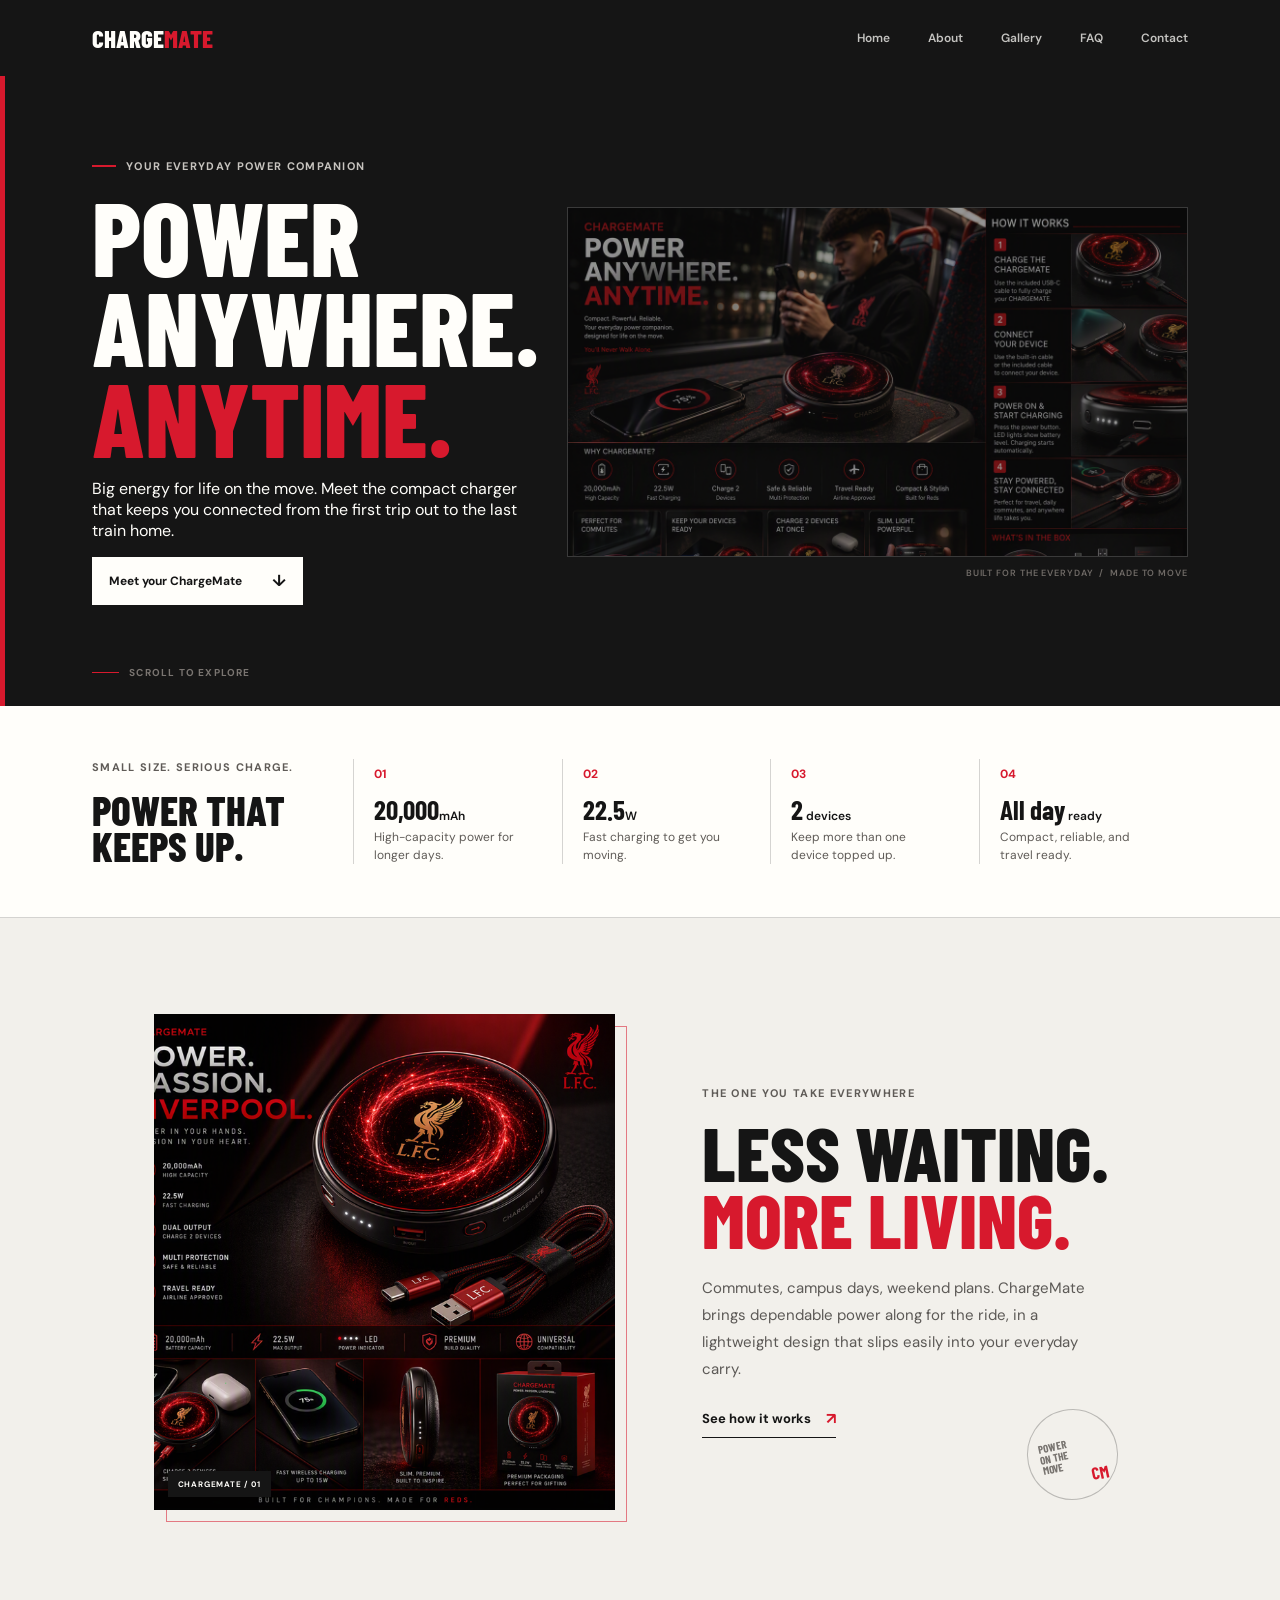
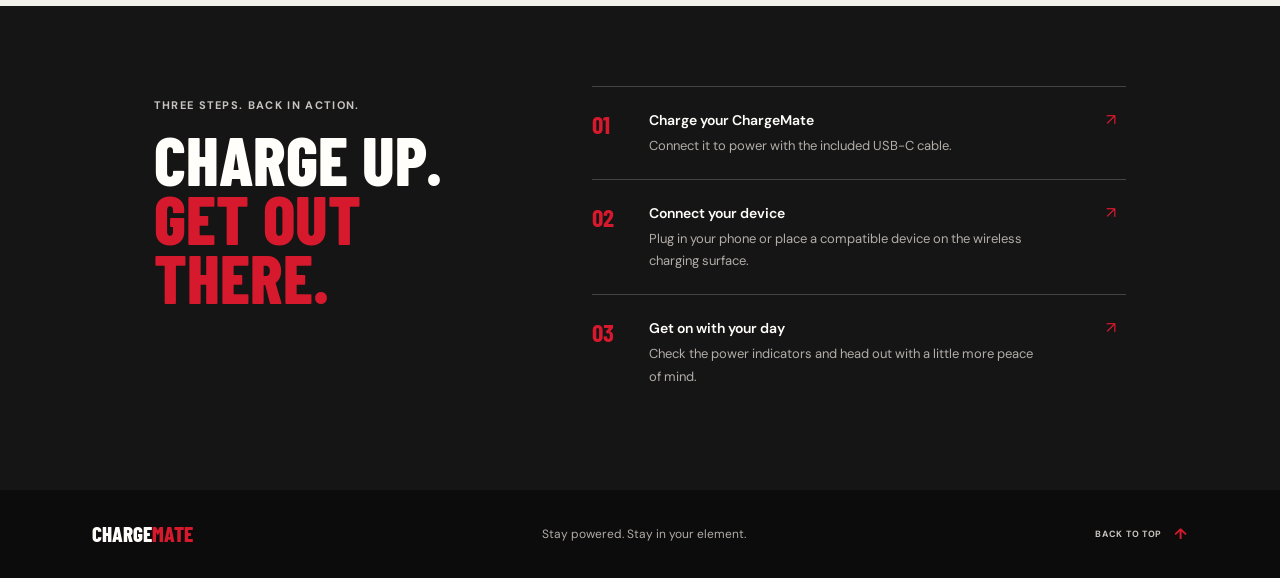
<file: index.html>
<!DOCTYPE html>
<html lang="en">

<head>
    <meta charset="UTF-8">
    <meta name="viewport" content="width=device-width, initial-scale=1.0">
    <meta name="theme-color" content="#111111">
    <meta name="description" content="Meet ChargeMate: a compact, fast-charging power bank made to keep you powered wherever the day takes you.">
    <title>ChargeMate | Power Anywhere</title>
    <link rel="preconnect" href="https://fonts.googleapis.com">
    <link rel="preconnect" href="https://fonts.gstatic.com" crossorigin>
    <link href="https://fonts.googleapis.com/css2?family=Barlow+Condensed:wght@500;600;700;800&family=DM+Sans:wght@400;500;600;700&display=swap" rel="stylesheet">
    <link rel="icon" type="image/x-icon" href="images/logo.ico">
    <link rel="stylesheet" href="styles/styles.css">
</head>

<body>
    <header class="site-header">
        <a class="wordmark" href="#home" aria-label="ChargeMate home">CHARGE<span>MATE</span></a>
        <nav class="main-nav" aria-label="Main navigation">
            <a href="index.html#home" aria-current="page">Home</a>
            <a href="about.html">About</a>
            <a href="gallery.html">Gallery</a>
            <a href="faq.html">FAQ</a>
            <a href="contact.html">Contact</a>
        </nav>
    </header>

    <main>
        <section class="hero" id="home" aria-labelledby="hero-title">
            <div class="hero-copy">
                <p class="eyebrow"><span class="eyebrow-line"></span> Your everyday power companion</p>
                <h1 id="hero-title">POWER<br>ANYWHERE.<br><span>ANYTIME.</span></h1>
                <p class="hero-copy">Big energy for life on the move. Meet the compact charger that keeps you connected from the first trip out to the last train home.</p>
                <a class="button button-light" href="#features">Meet your ChargeMate <span aria-hidden="true">↓</span></a>
            </div>
            <div class="hero-art" aria-label="ChargeMate portable charger product artwork">
                <img src="images/Picture2.png" alt="ChargeMate portable charger featured on a train, with product benefits and charging instructions.">
                <span class="art-caption">BUILT FOR THE EVERYDAY&nbsp; / &nbsp;MADE TO MOVE</span>
            </div>
            <a class="scroll-cue" href="#features" aria-label="Scroll to product features"><span></span> SCROLL TO EXPLORE</a>
        </section>

        <section class="feature-strip" id="features" aria-label="ChargeMate highlights">
            <div class="feature-intro">
                <p class="eyebrow eyebrow-dark">Small size. Serious charge.</p>
                <h2>POWER THAT<br>KEEPS UP.</h2>
            </div>
            <div class="feature-item">
                <span class="feature-number">01</span>
                <h3>20,000<span>mAh</span></h3>
                <p>High-capacity power for longer days.</p>
            </div>
            <div class="feature-item">
                <span class="feature-number">02</span>
                <h3>22.5<span>W</span></h3>
                <p>Fast charging to get you moving.</p>
            </div>
            <div class="feature-item">
                <span class="feature-number">03</span>
                <h3>2<span> devices</span></h3>
                <p>Keep more than one device topped up.</p>
            </div>
            <div class="feature-item">
                <span class="feature-number">04</span>
                <h3>All day<span> ready</span></h3>
                <p>Compact, reliable, and travel ready.</p>
            </div>
        </section>

        <section class="product-story" id="story" aria-labelledby="story-title">
            <div class="story-image">
                <img src="images/Picture1.png" alt="Close-up of the red ChargeMate portable charger, its charging ports, cable, and retail packaging.">
                <span class="image-index">CHARGEMATE / 01</span>
            </div>
            <div class="story-copy">
                <p class="eyebrow eyebrow-dark">The one you take everywhere</p>
                <h2 id="story-title">LESS WAITING.<br><span>MORE LIVING.</span></h2>
                <p>Commutes, campus days, weekend plans. ChargeMate brings dependable power along for the ride, in a lightweight design that slips easily into your everyday carry.</p>
                <a class="text-link" href="#how-it-works">See how it works <span aria-hidden="true">↗</span></a>
                <div class="story-stamp" aria-hidden="true">POWER<br>ON THE<br>MOVE<span>CM</span></div>
            </div>
        </section>

        <section class="how-section" id="how-it-works" aria-labelledby="how-title">
            <div class="how-heading">
                <p class="eyebrow">Three steps. Back in action.</p>
                <h2 id="how-title">CHARGE UP.<br><span>GET OUT THERE.</span></h2>
            </div>
            <ol class="steps-list">
                <li><span class="step-number">01</span><div><h3>Charge your ChargeMate</h3><p>Connect it to power with the included USB-C cable.</p></div><span class="step-arrow" aria-hidden="true">↗</span></li>
                <li><span class="step-number">02</span><div><h3>Connect your device</h3><p>Plug in your phone or place a compatible device on the wireless charging surface.</p></div><span class="step-arrow" aria-hidden="true">↗</span></li>
                <li><span class="step-number">03</span><div><h3>Get on with your day</h3><p>Check the power indicators and head out with a little more peace of mind.</p></div><span class="step-arrow" aria-hidden="true">↗</span></li>
            </ol>
        </section>
    </main>

    <footer class="site-footer">
        <a class="wordmark" href="#home">CHARGE<span>MATE</span></a>
        <p>Stay powered. Stay in your element.</p>
        <a class="back-top" href="#home">BACK TO TOP <span aria-hidden="true">↑</span></a>
    </footer>
</body>

</html>
</file>
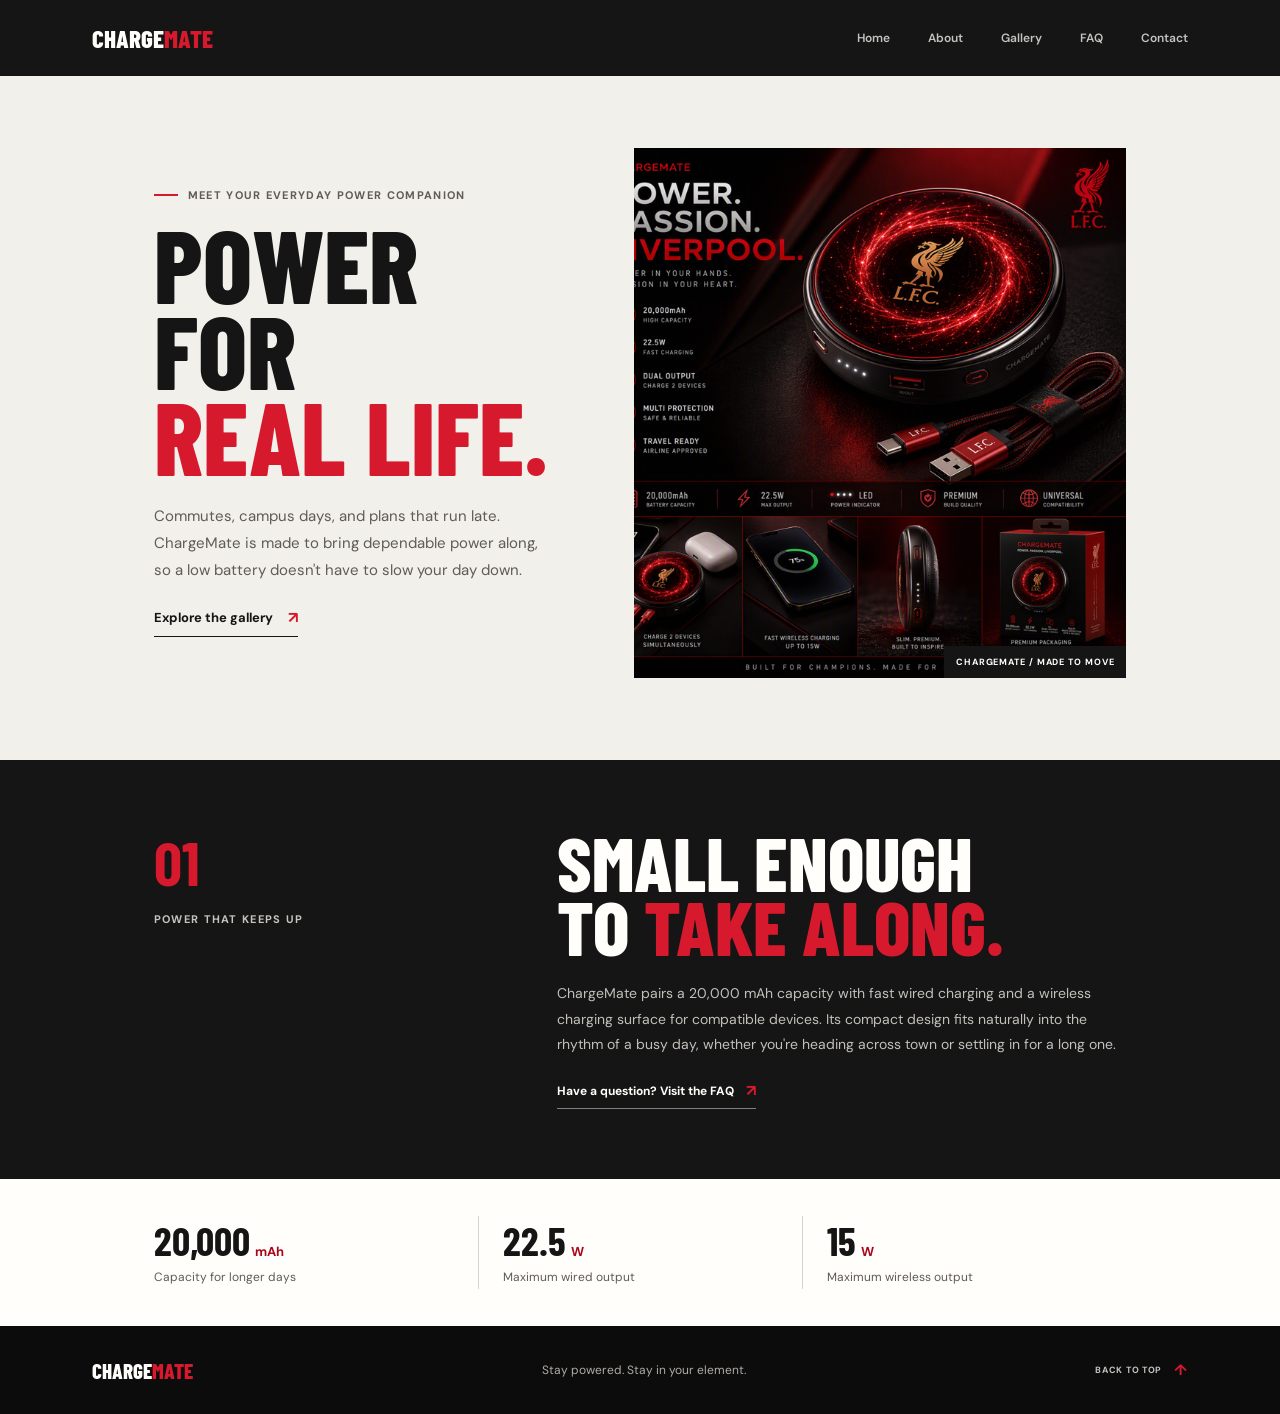
<file: about.html>
<!DOCTYPE html>
<html lang="en">

<head>
	<meta charset="UTF-8">
	<meta name="viewport" content="width=device-width, initial-scale=1.0">
	<meta name="theme-color" content="#111111">
	<meta name="description" content="Meet ChargeMate, a portable power bank designed to keep you charged through commutes, campus days, and weekends on the move.">
	<title>About | ChargeMate</title>
	<link rel="preconnect" href="https://fonts.googleapis.com">
	<link rel="preconnect" href="https://fonts.gstatic.com" crossorigin>
	<link href="https://fonts.googleapis.com/css2?family=Barlow+Condensed:wght@500;600;700;800&family=DM+Sans:wght@400;500;600;700&display=swap" rel="stylesheet">
	<link rel="icon" type="image/x-icon" href="images/logo.ico">
	<link rel="stylesheet" href="styles/styles.css">
</head>

<body id="top">
	<header class="site-header">
		<a class="wordmark" href="index.html#home" aria-label="ChargeMate home">CHARGE<span>MATE</span></a>
		<nav class="main-nav" aria-label="Main navigation">
			<a href="index.html#home">Home</a>
			<a href="about.html" aria-current="page">About</a>
			<a href="gallery.html">Gallery</a>
			<a href="faq.html">FAQ</a>
			<a href="contact.html">Contact</a>
		</nav>
	</header>

	<main class="about-page">
		<section class="about-intro" aria-labelledby="about-title">
			<div class="about-heading">
				<p class="eyebrow eyebrow-dark"><span class="eyebrow-line"></span> Meet your everyday power companion</p>
				<h1 id="about-title">POWER FOR<br><span>REAL LIFE.</span></h1>
				<p class="about-lede">Commutes, campus days, and plans that run late. ChargeMate is made to bring dependable power along, so a low battery doesn't have to slow your day down.</p>
				<a class="text-link" href="gallery.html">Explore the gallery <span aria-hidden="true">↗</span></a>
			</div>
			<figure class="about-image">
				<img src="images/Picture1.png" alt="The red ChargeMate power bank with its charging cable and packaging.">
				<figcaption>CHARGEMATE / MADE TO MOVE</figcaption>
			</figure>
		</section>

		<section class="about-story" aria-labelledby="about-story-title">
			<div class="about-story-label">
				<span class="about-index">01</span>
				<p class="eyebrow">Power that keeps up</p>
			</div>
			<div class="about-story-copy">
				<h2 id="about-story-title">SMALL ENOUGH<br>TO <span>TAKE ALONG.</span></h2>
				<p>ChargeMate pairs a 20,000 mAh capacity with fast wired charging and a wireless charging surface for compatible devices. Its compact design fits naturally into the rhythm of a busy day, whether you're heading across town or settling in for a long one.</p>
				<a class="about-faq-link" href="faq.html">Have a question? Visit the FAQ <span aria-hidden="true">↗</span></a>
			</div>
		</section>

		<section class="about-specs" aria-label="ChargeMate at a glance">
			<div class="about-spec">
				<span class="about-spec-number">20,000<span>mAh</span></span>
				<p>Capacity for longer days</p>
			</div>
			<div class="about-spec">
				<span class="about-spec-number">22.5<span>W</span></span>
				<p>Maximum wired output</p>
			</div>
			<div class="about-spec">
				<span class="about-spec-number">15<span>W</span></span>
				<p>Maximum wireless output</p>
			</div>
		</section>
	</main>

	<footer class="site-footer">
		<a class="wordmark" href="index.html#home">CHARGE<span>MATE</span></a>
		<p>Stay powered. Stay in your element.</p>
		<a class="back-top" href="#top">BACK TO TOP <span aria-hidden="true">↑</span></a>
	</footer>
</body>

</html>
</file>
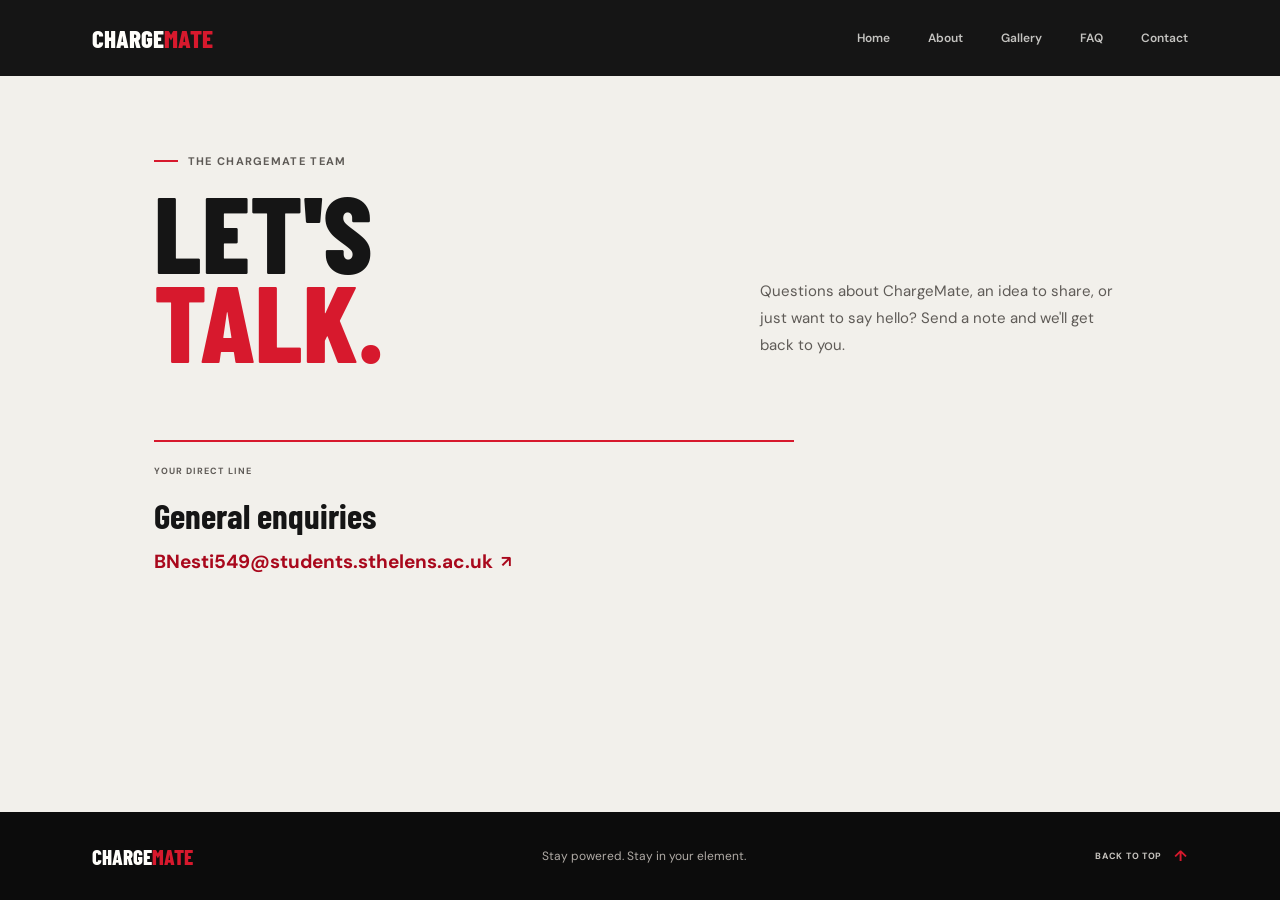
<file: contact.html>
<!DOCTYPE html>
<html lang="en">

<head>
	<meta charset="UTF-8">
	<meta name="viewport" content="width=device-width, initial-scale=1.0">
	<meta name="theme-color" content="#111111">
	<meta name="description" content="Get in touch with ChargeMate for product questions, general enquiries, and partnership ideas.">
	<title>Contact | ChargeMate</title>
	<link rel="preconnect" href="https://fonts.googleapis.com">
	<link rel="preconnect" href="https://fonts.gstatic.com" crossorigin>
	<link href="https://fonts.googleapis.com/css2?family=Barlow+Condensed:wght@500;600;700;800&family=DM+Sans:wght@400;500;600;700&display=swap" rel="stylesheet">
	<link rel="icon" type="image/x-icon" href="images/logo.ico">
	<link rel="stylesheet" href="styles/styles.css">
</head>

<body id="top">
	<header class="site-header">
		<a class="wordmark" href="index.html#home" aria-label="ChargeMate home">CHARGE<span>MATE</span></a>
		<nav class="main-nav" aria-label="Main navigation">
			<a href="index.html#home">Home</a>
			<a href="about.html">About</a>
			<a href="gallery.html">Gallery</a>
			<a href="faq.html">FAQ</a>
			<a href="contact.html" aria-current="page">Contact</a>
		</nav>
	</header>

	<main class="contact-page">
		<section class="contact-intro" aria-labelledby="contact-title">
			<div>
				<p class="eyebrow eyebrow-dark"><span class="eyebrow-line"></span> The ChargeMate team</p>
				<h1 id="contact-title">LET'S<br><span>TALK.</span></h1>
			</div>
			<p class="contact-lede">Questions about ChargeMate, an idea to share, or just want to say hello? Send a note and we'll get back to you.</p>
		</section>

		<section class="contact-details" aria-label="Email contact">
			<div class="contact-primary">
				<p class="contact-label">YOUR DIRECT LINE</p>
				<h2>General enquiries</h2>
				<a class="contact-email" href="mailto:BNesti549@students.sthelens.ac.uk">BNesti549@students.sthelens.ac.uk <span aria-hidden="true">↗</span></a>
			</div>
		</section>
	</main>

	<footer class="site-footer">
		<a class="wordmark" href="index.html#home">CHARGE<span>MATE</span></a>
		<p>Stay powered. Stay in your element.</p>
		<a class="back-top" href="#top">BACK TO TOP <span aria-hidden="true">↑</span></a>
	</footer>
</body>

</html>
</file>
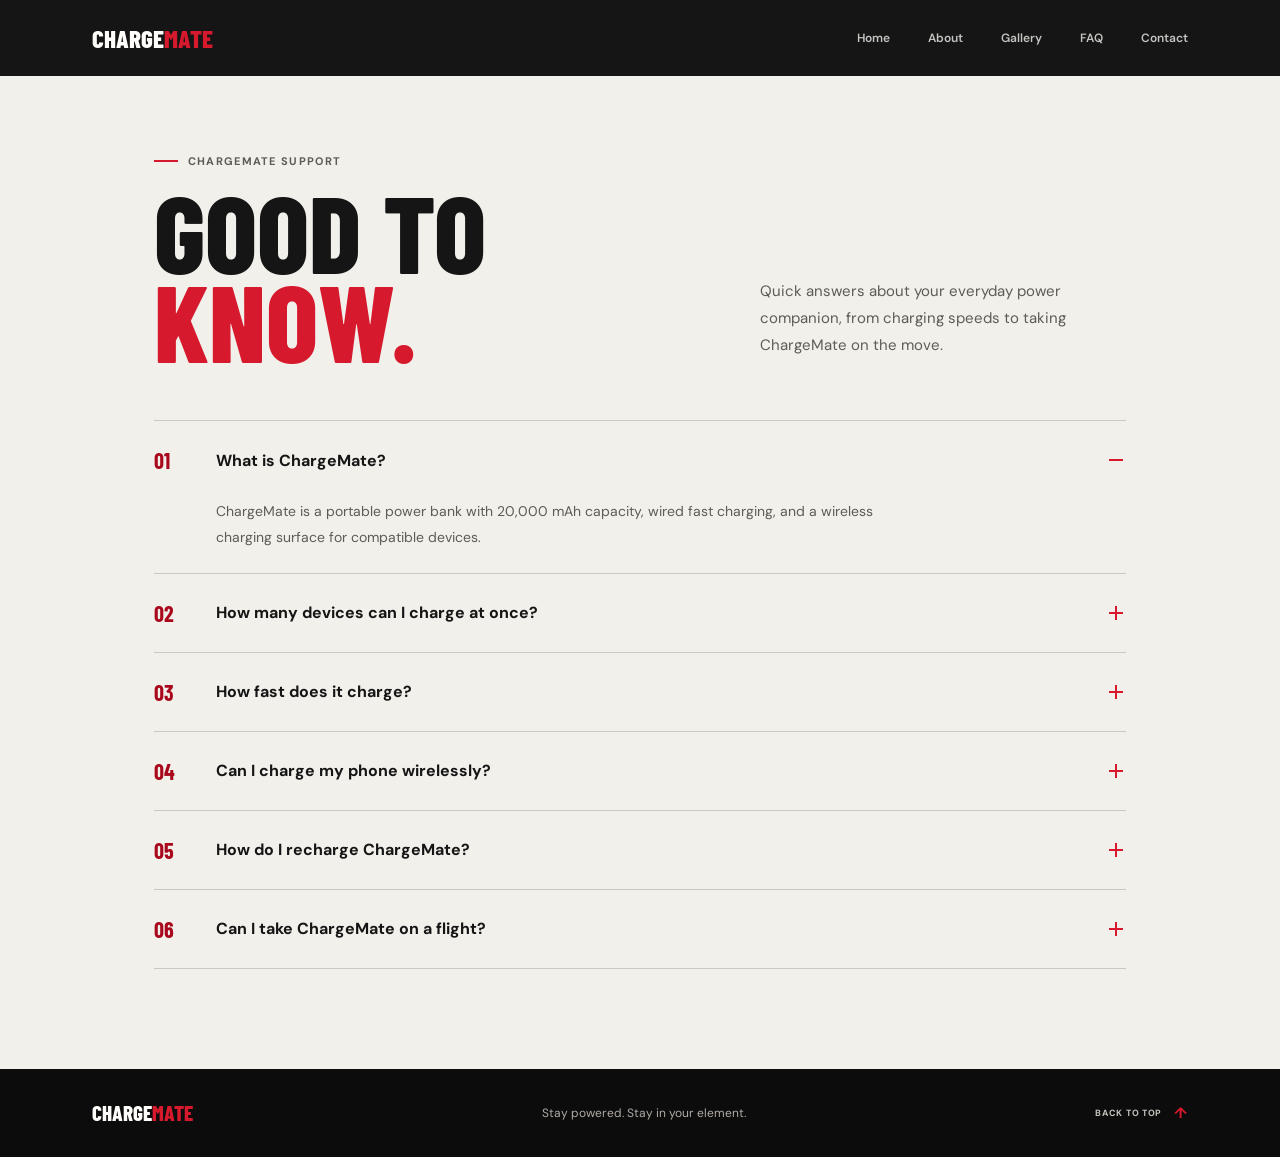
<file: faq.html>
<!DOCTYPE html>
<html lang="en">

<head>
	<meta charset="UTF-8">
	<meta name="viewport" content="width=device-width, initial-scale=1.0">
	<meta name="theme-color" content="#111111">
	<meta name="description" content="Find answers to common questions about ChargeMate capacity, charging, compatibility, and travel.">
	<title>FAQ | ChargeMate</title>
	<link rel="preconnect" href="https://fonts.googleapis.com">
	<link rel="preconnect" href="https://fonts.gstatic.com" crossorigin>
	<link href="https://fonts.googleapis.com/css2?family=Barlow+Condensed:wght@500;600;700;800&family=DM+Sans:wght@400;500;600;700&display=swap" rel="stylesheet">
	<link rel="icon" type="image/x-icon" href="images/logo.ico">
	<link rel="stylesheet" href="styles/styles.css">
</head>

<body id="top">
	<header class="site-header">
		<a class="wordmark" href="index.html#home" aria-label="ChargeMate home">CHARGE<span>MATE</span></a>
		<nav class="main-nav" aria-label="Main navigation">
			<a href="index.html#home">Home</a>
			<a href="about.html">About</a>
			<a href="gallery.html">Gallery</a>
			<a href="faq.html" aria-current="page">FAQ</a>
			<a href="contact.html">Contact</a>
		</nav>
	</header>

	<main class="faq-page">
		<section class="faq-intro" aria-labelledby="faq-title">
			<div>
				<p class="eyebrow eyebrow-dark"><span class="eyebrow-line"></span> ChargeMate support</p>
				<h1 id="faq-title">GOOD TO<br><span>KNOW.</span></h1>
			</div>
			<p class="faq-lede">Quick answers about your everyday power companion, from charging speeds to taking ChargeMate on the move.</p>
		</section>

		<section class="faq-list" aria-label="Frequently asked questions">
			<details class="faq-item" open>
				<summary><span class="faq-number">01</span><span class="faq-question">What is ChargeMate?</span><span class="faq-toggle" aria-hidden="true"></span></summary>
				<div class="faq-answer"><p>ChargeMate is a portable power bank with 20,000 mAh capacity, wired fast charging, and a wireless charging surface for compatible devices.</p></div>
			</details>
			<details class="faq-item">
				<summary><span class="faq-number">02</span><span class="faq-question">How many devices can I charge at once?</span><span class="faq-toggle" aria-hidden="true"></span></summary>
				<div class="faq-answer"><p>Charge up to two devices at the same time using the supported charging outputs. Wireless charging is available for compatible devices.</p></div>
			</details>
			<details class="faq-item">
				<summary><span class="faq-number">03</span><span class="faq-question">How fast does it charge?</span><span class="faq-toggle" aria-hidden="true"></span></summary>
				<div class="faq-answer"><p>ChargeMate supports up to 22.5 W wired output and up to 15 W wireless charging. Actual speed depends on your device, cable, and charging method.</p></div>
			</details>
			<details class="faq-item">
				<summary><span class="faq-number">04</span><span class="faq-question">Can I charge my phone wirelessly?</span><span class="faq-toggle" aria-hidden="true"></span></summary>
				<div class="faq-answer"><p>Yes, if your phone supports wireless charging. Place the compatible device on ChargeMate's wireless charging surface. You can also use a compatible wired connection.</p></div>
			</details>
			<details class="faq-item">
				<summary><span class="faq-number">05</span><span class="faq-question">How do I recharge ChargeMate?</span><span class="faq-toggle" aria-hidden="true"></span></summary>
				<div class="faq-answer"><p>Connect ChargeMate to a suitable power source with the included USB-C cable. The power indicators show the remaining battery level.</p></div>
			</details>
			<details class="faq-item">
				<summary><span class="faq-number">06</span><span class="faq-question">Can I take ChargeMate on a flight?</span><span class="faq-toggle" aria-hidden="true"></span></summary>
				<div class="faq-answer"><p>ChargeMate is designed for life on the move, but airline and airport rules for power banks can vary. Check your carrier's current battery and carry-on requirements before travelling.</p></div>
			</details>
		</section>
	</main>

	<footer class="site-footer">
		<a class="wordmark" href="index.html#home">CHARGE<span>MATE</span></a>
		<p>Stay powered. Stay in your element.</p>
		<a class="back-top" href="#top">BACK TO TOP <span aria-hidden="true">↑</span></a>
	</footer>
</body>

</html>
</file>
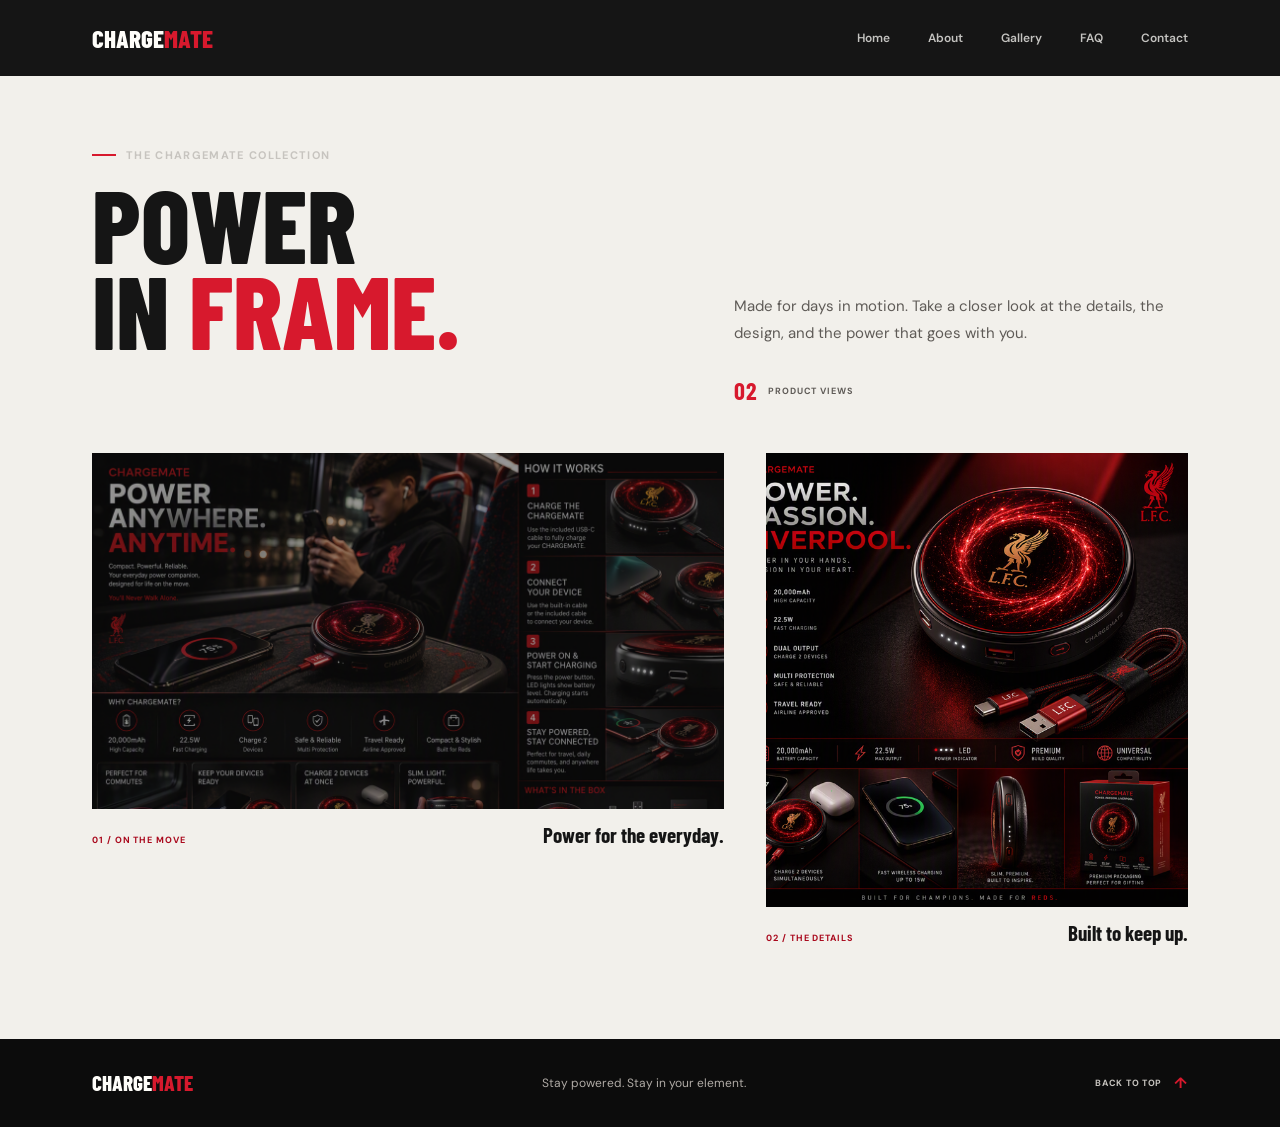
<file: gallery.html>
<!DOCTYPE html>
<html lang="en">

<head>
	<meta charset="UTF-8">
	<meta name="viewport" content="width=device-width, initial-scale=1.0">
	<meta name="theme-color" content="#111111">
	<meta name="description" content="Explore the ChargeMate product gallery, from everyday charging on the move to the details of the charger itself.">
	<title>Gallery | ChargeMate</title>
	<link rel="preconnect" href="https://fonts.googleapis.com">
	<link rel="preconnect" href="https://fonts.gstatic.com" crossorigin>
	<link href="https://fonts.googleapis.com/css2?family=Barlow+Condensed:wght@500;600;700;800&family=DM+Sans:wght@400;500;600;700&display=swap" rel="stylesheet">
	<link rel="icon" type="image/x-icon" href="images/logo.ico">
	<link rel="stylesheet" href="styles/styles.css">
</head>

<body id="top">
	<header class="site-header gallery-header">
		<a class="wordmark" href="index.html" aria-label="ChargeMate home">CHARGE<span>MATE</span></a>
		<nav class="main-nav" aria-label="Main navigation">
			<a href="index.html#home">Home</a>
			<a href="about.html">About</a>
			<a href="gallery.html" aria-current="page">Gallery</a>
			<a href="faq.html">FAQ</a>
			<a href="contact.html">Contact</a>
		</nav>
	</header>

	<main class="gallery-page">
		<section class="gallery-intro" aria-labelledby="gallery-title">
			<div>
				<p class="eyebrow"><span class="eyebrow-line"></span> The ChargeMate collection</p>
				<h1 id="gallery-title">POWER<br>IN <span>FRAME.</span></h1>
			</div>
			<p class="gallery-lede">Made for days in motion. Take a closer look at the details, the design, and the power that goes with you.</p>
			<span class="gallery-count" aria-label="Two product images"><span>02</span> PRODUCT VIEWS</span>
		</section>

		<section class="gallery-grid" aria-label="ChargeMate product images">
			<figure class="gallery-item gallery-item-wide">
				<button class="gallery-open" type="button" data-gallery-src="images/Picture2.png" data-gallery-alt="ChargeMate product overview with its features, charging steps, and lifestyle imagery." data-gallery-caption="Everyday power, wherever the day takes you.">
					<img src="images/Picture2.png" alt="ChargeMate product overview with its features, charging steps, and lifestyle imagery." width="1280" height="720">
					<span class="gallery-open-label">View full image <span aria-hidden="true">↗</span></span>
				</button>
				<figcaption><span class="gallery-index">01 / ON THE MOVE</span><span class="gallery-caption">Power for the everyday.</span></figcaption>
			</figure>
			<figure class="gallery-item gallery-item-detail">
				<button class="gallery-open" type="button" data-gallery-src="images/Picture1.png" data-gallery-alt="Close-up of the red ChargeMate wireless charger, braided charging cable, phone, and retail packaging." data-gallery-caption="A closer look at the ChargeMate design.">
					<img src="images/Picture1.png" alt="Close-up of the red ChargeMate wireless charger, braided charging cable, phone, and retail packaging." width="669" height="720">
					<span class="gallery-open-label">View full image <span aria-hidden="true">↗</span></span>
				</button>
				<figcaption><span class="gallery-index">02 / THE DETAILS</span><span class="gallery-caption">Built to keep up.</span></figcaption>
			</figure>
		</section>
	</main>

	<dialog class="gallery-viewer" aria-label="Full-size product image">
		<button class="gallery-close" type="button" aria-label="Close image viewer">Close <span aria-hidden="true">×</span></button>
		<img class="gallery-viewer-image" alt="">
		<p class="gallery-viewer-caption"></p>
	</dialog>

	<footer class="site-footer">
		<a class="wordmark" href="index.html">CHARGE<span>MATE</span></a>
		<p>Stay powered. Stay in your element.</p>
		<a class="back-top" href="#top">BACK TO TOP <span aria-hidden="true">↑</span></a>
	</footer>
	<script src="scripts/gallery.js"></script>
</body>

</html>
</file>
<file: styles/styles.css>
:root {
	color-scheme: light;
	--ink: #151515;
	--paper: #f2f0eb;
	--white: #fffefa;
	--red: #d7192d;
	--red-dark: #a9081c;
	--muted: #5f5b57;
	--line: rgba(21, 21, 21, 0.18);
	--display: "Barlow Condensed", Impact, sans-serif;
	--body: "DM Sans", "Segoe UI", sans-serif;
}

* {
	box-sizing: border-box;
}

html {
	scroll-behavior: smooth;
}

body {
	margin: 0;
	background: var(--paper);
	color: var(--ink);
	font-family: var(--body);
	-webkit-font-smoothing: antialiased;
}

a {
	color: inherit;
	text-decoration: none;
}

.site-header {
	position: relative;
	z-index: 2;
	display: flex;
	align-items: center;
	justify-content: space-between;
	min-height: 76px;
	padding: 0 7.2%;
	background: var(--ink);
	color: var(--white);
}

.wordmark {
	font-family: var(--display);
	font-size: 25px;
	font-weight: 800;
	line-height: 1;
}

.wordmark span {
	color: var(--red);
}

.main-nav {
	display: flex;
	align-items: center;
	gap: 38px;
	font-size: 12px;
	font-weight: 600;
}

.main-nav a:not(.nav-cta) {
	color: rgba(255, 254, 250, 0.75);
	transition: color 180ms ease;
}

.main-nav a:not(.nav-cta):hover {
	color: var(--white);
}

.nav-cta {
	display: inline-flex;
	align-items: center;
	gap: 15px;
	min-height: 40px;
	padding: 0 15px;
	border: 1px solid rgba(255, 254, 250, 0.35);
}

.nav-cta span,
.text-link span {
	color: var(--red);
	font-size: 16px;
}

.hero {
	position: relative;
	display: grid;
	grid-template-columns: minmax(320px, 0.82fr) minmax(0, 1.18fr);
	align-items: center;
	gap: 4%;
	min-height: 630px;
	padding: 66px 7.2% 84px;
	overflow: hidden;
	background: var(--ink);
	color: var(--white);
}

.hero::before {
	position: absolute;
	top: 0;
	left: 0;
	width: 5px;
	height: 100%;
	background: var(--red);
	content: "";
}

.hero-copy {
	position: relative;
	z-index: 1;
	max-width: 450px;
	animation: rise-in 650ms ease-out both;
}

.eyebrow {
	display: flex;
	align-items: center;
	gap: 10px;
	margin: 0 0 18px;
	color: #c7c4bf;
	font-size: 11px;
	font-weight: 700;
	letter-spacing: 0.12em;
	text-transform: uppercase;
}

.eyebrow-line {
	width: 24px;
	height: 2px;
	background: var(--red);
}

.hero h1,
.feature-intro h2,
.story-copy h2,
.how-heading h2 {
	margin: 0;
	font-family: var(--display);
	font-weight: 800;
	letter-spacing: 0;
	line-height: 0.87;
}

.hero h1 {
	font-size: clamp(72px, 8.1vw, 116px);
}

.hero h1 span,
.story-copy h2 span,
.how-heading h2 span {
	color: var(--red);
}

.hero-description {
	max-width: 360px;
	margin: 26px 0 24px;
	color: #c3c0bb;
	font-size: 14px;
	line-height: 1.75;
}

.button {
	display: inline-flex;
	align-items: center;
	justify-content: space-between;
	gap: 30px;
	min-height: 48px;
	padding: 0 17px;
	font-size: 12px;
	font-weight: 700;
	transition: background 180ms ease, color 180ms ease;
}

.button-light {
	background: var(--white);
	color: var(--ink);
}

.button-light:hover {
	background: var(--red);
	color: var(--white);
}

.button span {
	font-size: 16px;
}

.hero-note {
	display: flex;
	align-items: center;
	gap: 9px;
	margin: 25px 0 0;
	color: #7d7975;
	font-size: 12px;
}

.status-dot {
	width: 7px;
	height: 7px;
	border-radius: 50%;
	background: #7cc68b;
	box-shadow: 0 0 12px rgba(124, 198, 139, 0.7);
}

.hero-art {
	position: relative;
	width: 100%;
	max-width: 720px;
	justify-self: end;
	animation: rise-in 750ms 100ms ease-out both;
}

.hero-art img {
	display: block;
	width: 100%;
	height: auto;
	border: 1px solid rgba(255, 255, 255, 0.16);
}

.art-caption {
	position: absolute;
	right: 0;
	bottom: -22px;
	color: #6f6a66;
	font-size: 9px;
	font-weight: 600;
	letter-spacing: 0.1em;
}

.scroll-cue {
	position: absolute;
	bottom: 27px;
	left: 7.2%;
	display: flex;
	align-items: center;
	gap: 10px;
	color: #7a7571;
	font-size: 10px;
	font-weight: 700;
	letter-spacing: 0.12em;
}

.scroll-cue span {
	width: 27px;
	height: 1px;
	background: var(--red);
}

.feature-strip {
	display: grid;
	grid-template-columns: 1.25fr repeat(4, 1fr);
	align-items: center;
	padding: 53px 7.2%;
	border-bottom: 1px solid var(--line);
	background: var(--white);
}

.eyebrow-dark {
	color: var(--muted);
}

.feature-intro h2 {
	font-size: 41px;
}

.feature-item {
	min-height: 104px;
	padding: 3px 20px 0;
	border-left: 1px solid var(--line);
}

.feature-number {
	color: var(--red);
	font-size: 12px;
	font-weight: 700;
}

.feature-item h3 {
	margin: 13px 0 5px;
	font-family: var(--display);
	font-size: 27px;
	font-weight: 700;
	line-height: 1;
}

.feature-item h3 span {
	font-family: var(--body);
	font-size: 12px;
	font-weight: 600;
}

.feature-item p {
	max-width: 145px;
	margin: 0;
	color: var(--muted);
	font-size: 12px;
	line-height: 1.5;
}

.product-story {
	display: grid;
	grid-template-columns: 1fr 0.92fr;
	align-items: center;
	gap: 9%;
	padding: 96px 12%;
	overflow: hidden;
}

.story-image {
	position: relative;
	width: 100%;
	max-width: 530px;
	justify-self: center;
}

.story-image::after {
	position: absolute;
	inset: 12px -12px -12px 12px;
	z-index: -1;
	border: 1px solid rgba(215, 25, 45, 0.55);
	content: "";
}

.story-image img {
	display: block;
	width: 100%;
	height: auto;
}

.image-index {
	position: absolute;
	bottom: 13px;
	left: 14px;
	padding: 8px 10px;
	background: var(--ink);
	color: var(--white);
	font-size: 8px;
	font-weight: 700;
	letter-spacing: 0.1em;
}

.story-copy {
	position: relative;
	padding: 25px 0;
}

.story-copy h2 {
	font-size: clamp(52px, 6vw, 78px);
}

.story-copy > p:not(.eyebrow) {
	max-width: 390px;
	margin: 24px 0;
	color: #5c5956;
	font-size: 15px;
	line-height: 1.8;
}

.text-link {
	display: inline-flex;
	align-items: center;
	gap: 15px;
	padding-bottom: 8px;
	border-bottom: 1px solid var(--ink);
	font-size: 13px;
	font-weight: 700;
}

.story-stamp {
	position: absolute;
	right: 8px;
	bottom: -37px;
	display: grid;
	align-content: center;
	width: 91px;
	aspect-ratio: 1;
	padding: 12px;
	border: 1px solid rgba(21, 21, 21, 0.25);
	border-radius: 50%;
	color: #77736f;
	font-family: var(--display);
	font-size: 11px;
	font-weight: 700;
	line-height: 0.98;
	transform: rotate(-12deg);
}

.story-stamp span {
	position: absolute;
	right: 13px;
	bottom: 13px;
	color: var(--red);
	font-size: 17px;
}

.how-section {
	display: grid;
	grid-template-columns: 0.78fr 1.22fr;
	gap: 10%;
	padding: 80px 12%;
	background: var(--ink);
	color: var(--white);
}

.how-heading {
	align-self: start;
	padding-top: 12px;
}

.how-heading h2 {
	font-size: clamp(48px, 5.3vw, 68px);
}

.steps-list {
	margin: 0;
	padding: 0;
	list-style: none;
}

.steps-list li {
	display: grid;
	grid-template-columns: 42px 1fr 20px;
	align-items: start;
	gap: 15px;
	padding: 22px 0;
	border-top: 1px solid rgba(255, 254, 250, 0.2);
}

.step-number {
	color: var(--red);
	font-family: var(--display);
	font-size: 25px;
	font-weight: 700;
}

.steps-list h3 {
	margin: 2px 0 6px;
	font-size: 14px;
	font-weight: 600;
}

.steps-list p {
	max-width: 390px;
	margin: 0;
	color: #b2ada8;
	font-size: 13px;
	line-height: 1.7;
}

.step-arrow {
	color: var(--red);
	font-size: 16px;
}

.site-footer {
	display: flex;
	align-items: center;
	justify-content: space-between;
	gap: 20px;
	min-height: 88px;
	padding: 18px 7.2%;
	background: #0c0c0c;
	color: var(--white);
}

.site-footer .wordmark {
	font-size: 21px;
}

.site-footer p {
	margin: 0;
	color: #b0aba6;
	font-size: 12px;
}

.gallery-page {
	min-height: calc(100vh - 164px);
	padding: 72px 7.2% 94px;
}

.gallery-intro {
	display: grid;
	grid-template-columns: 1.1fr 0.9fr;
	align-items: end;
	gap: 24px 8%;
	margin-bottom: 48px;
}

.gallery-intro h1 {
	margin: 0;
	font-family: var(--display);
	font-size: clamp(70px, 8vw, 108px);
	font-weight: 800;
	line-height: 0.84;
}

.gallery-intro h1 span {
	color: var(--red);
}

.gallery-lede {
	max-width: 430px;
	margin: 0 0 5px;
	color: var(--muted);
	font-size: 15px;
	line-height: 1.8;
}

.gallery-count {
	display: flex;
	align-items: center;
	gap: 10px;
	grid-column: 2;
	color: var(--muted);
	font-size: 9px;
	font-weight: 700;
	letter-spacing: 0.1em;
}

.gallery-count span {
	color: var(--red);
	font-family: var(--display);
	font-size: 24px;
}

.gallery-grid {
	display: grid;
	grid-template-columns: minmax(0, 1.2fr) minmax(280px, 0.8fr);
	align-items: start;
	gap: 42px;
}

.gallery-item {
	min-width: 0;
	margin: 0;
	animation: rise-in 650ms ease-out both;
}

.gallery-item-detail {
	animation-delay: 100ms;
}

.gallery-open {
	position: relative;
	display: block;
	width: 100%;
	padding: 0;
	border: 0;
	background: var(--ink);
	cursor: zoom-in;
	text-align: left;
}

.gallery-open img {
	display: block;
	width: 100%;
	height: auto;
	transition: opacity 180ms ease;
}

.gallery-open-label {
	position: absolute;
	right: 12px;
	bottom: 12px;
	display: inline-flex;
	align-items: center;
	gap: 12px;
	min-height: 37px;
	padding: 0 12px;
	background: var(--white);
	color: var(--ink);
	font-size: 10px;
	font-weight: 700;
	opacity: 0;
	transition: opacity 180ms ease;
}

.gallery-open-label span {
	color: var(--red);
	font-size: 14px;
}

.gallery-open:hover img,
.gallery-open:focus-visible img {
	opacity: 0.82;
}

.gallery-open:hover .gallery-open-label,
.gallery-open:focus-visible .gallery-open-label {
	opacity: 1;
}

.gallery-open:focus-visible,
.gallery-close:focus-visible {
	outline: 2px solid var(--red);
	outline-offset: 3px;
}

.gallery-item figcaption {
	display: flex;
	align-items: baseline;
	justify-content: space-between;
	gap: 14px;
	padding-top: 13px;
}

.gallery-index {
	color: var(--red-dark);
	font-size: 9px;
	font-weight: 700;
	letter-spacing: 0.1em;
}

.gallery-caption {
	font-family: var(--display);
	font-size: 21px;
	font-weight: 700;
}

.gallery-viewer {
	position: fixed;
	width: min(94vw, 1100px);
	max-width: none;
	max-height: 92vh;
	padding: 52px 20px 17px;
	border: 1px solid rgba(255, 254, 250, 0.22);
	background: var(--ink);
	color: var(--white);
}

.gallery-viewer::backdrop {
	background: rgba(0, 0, 0, 0.88);
}

.gallery-viewer-image {
	display: block;
	width: 100%;
	max-height: calc(92vh - 110px);
	object-fit: contain;
}

.gallery-viewer-caption {
	margin: 13px 0 0;
	color: #c3c0bb;
	font-size: 12px;
}

.gallery-close {
	position: absolute;
	top: 12px;
	right: 16px;
	padding: 4px 0 4px 8px;
	border: 0;
	background: transparent;
	color: var(--white);
	cursor: pointer;
	font: 600 11px var(--body);
}

.gallery-close span {
	margin-left: 8px;
	color: var(--red);
	font-size: 20px;
}

.faq-page {
	min-height: calc(100vh - 164px);
	padding: 78px 12% 100px;
}

.about-page {
	min-height: calc(100vh - 164px);
}

.about-intro {
	display: grid;
	grid-template-columns: 0.9fr 1.1fr;
	align-items: center;
	gap: 8%;
	padding: 72px 12% 82px;
}

.about-heading h1,
.about-story-copy h2 {
	margin: 0;
	font-family: var(--display);
	font-weight: 800;
	letter-spacing: 0;
	line-height: 0.84;
}

.about-heading h1 {
	font-size: clamp(70px, 8vw, 106px);
}

.about-heading h1 span,
.about-story-copy h2 span {
	color: var(--red);
}

.about-lede {
	max-width: 410px;
	margin: 25px 0 22px;
	color: var(--muted);
	font-size: 15px;
	line-height: 1.8;
}

.about-image {
	position: relative;
	min-width: 0;
	margin: 0;
}

.about-image img {
	display: block;
	width: 100%;
	height: auto;
}

.about-image figcaption {
	position: absolute;
	right: 0;
	bottom: 0;
	padding: 10px 12px;
	background: var(--ink);
	color: var(--white);
	font-size: 9px;
	font-weight: 700;
	letter-spacing: 0.1em;
}

.about-story {
	display: grid;
	grid-template-columns: 0.7fr 1.3fr;
	gap: 10%;
	padding: 70px 12%;
	background: var(--ink);
	color: var(--white);
}

.about-story-label {
	align-self: start;
}

.about-index {
	display: block;
	margin-bottom: 20px;
	color: var(--red);
	font-family: var(--display);
	font-size: 62px;
	font-weight: 700;
	line-height: 1;
}

.about-story-copy h2 {
	font-size: clamp(54px, 6vw, 76px);
}

.about-story-copy > p {
	max-width: 590px;
	margin: 24px 0 22px;
	color: #c3c0bb;
	font-size: 14px;
	line-height: 1.8;
}

.about-faq-link {
	display: inline-flex;
	align-items: center;
	gap: 12px;
	padding-bottom: 7px;
	border-bottom: 1px solid rgba(255, 254, 250, 0.45);
	font-size: 12px;
	font-weight: 700;
}

.about-faq-link span {
	color: var(--red);
	font-size: 16px;
}

.about-specs {
	display: grid;
	grid-template-columns: repeat(3, 1fr);
	padding: 37px 12%;
	background: var(--white);
}

.about-spec {
	padding: 4px 24px;
	border-left: 1px solid var(--line);
}

.about-spec:first-child {
	padding-left: 0;
	border-left: 0;
}

.about-spec-number {
	font-family: var(--display);
	font-size: 40px;
	font-weight: 700;
	line-height: 1;
}

.about-spec-number span {
	margin-left: 5px;
	color: var(--red-dark);
	font-family: var(--body);
	font-size: 13px;
	font-weight: 700;
}

.about-spec p {
	margin: 8px 0 0;
	color: var(--muted);
	font-size: 12px;
}

.contact-page {
	min-height: calc(100vh - 164px);
}

.contact-intro {
	display: grid;
	grid-template-columns: 1fr 0.72fr;
	align-items: end;
	gap: 32px 10%;
	padding: 78px 12% 50px;
}

.contact-intro h1 {
	margin: 0;
	font-family: var(--display);
	font-size: clamp(76px, 8.5vw, 112px);
	font-weight: 800;
	line-height: 0.82;
}

.contact-intro h1 span {
	color: var(--red);
}

.contact-lede {
	max-width: 400px;
	margin: 0 0 5px;
	color: var(--muted);
	font-size: 15px;
	line-height: 1.8;
}

.contact-details {
	padding: 26px 12% 100px;
}

.contact-primary {
	max-width: 640px;
	padding: 23px 0 0;
	border-top: 2px solid var(--red);
}

.contact-label {
	margin: 0 0 17px;
	color: var(--muted);
	font-size: 9px;
	font-weight: 700;
	letter-spacing: 0.12em;
}

.contact-primary h2 {
	margin: 0 0 13px;
	font-family: var(--display);
	font-size: 35px;
	font-weight: 700;
}

.contact-email {
	display: inline-flex;
	align-items: center;
	flex-wrap: wrap;
	gap: 8px;
	color: var(--red-dark);
	font-size: clamp(14px, 1.8vw, 19px);
	font-weight: 700;
	word-break: break-word;
}

.contact-email span {
	font-size: 16px;
}

.faq-intro {
	display: grid;
	grid-template-columns: 1fr 0.72fr;
	align-items: end;
	gap: 32px 10%;
	margin-bottom: 56px;
}

.faq-intro h1 {
	margin: 0;
	font-family: var(--display);
	font-size: clamp(76px, 8.5vw, 112px);
	font-weight: 800;
	line-height: 0.82;
}

.faq-intro h1 span {
	color: var(--red);
}

.faq-lede {
	max-width: 400px;
	margin: 0 0 5px;
	color: var(--muted);
	font-size: 15px;
	line-height: 1.8;
}

.faq-list {
	border-top: 1px solid var(--line);
}

.faq-item {
	border-bottom: 1px solid var(--line);
}

.faq-item summary {
	display: grid;
	grid-template-columns: 48px minmax(0, 1fr) 24px;
	align-items: center;
	gap: 14px;
	min-height: 78px;
	list-style: none;
	cursor: pointer;
}

.faq-item summary::-webkit-details-marker {
	display: none;
}

.faq-item summary:focus-visible {
	outline: 2px solid var(--red);
	outline-offset: -2px;
}

.faq-number {
	color: var(--red-dark);
	font-family: var(--display);
	font-size: 22px;
	font-weight: 700;
}

.faq-question {
	font-size: 16px;
	font-weight: 700;
}

.faq-toggle {
	position: relative;
	width: 20px;
	height: 20px;
	justify-self: end;
}

.faq-toggle::before,
.faq-toggle::after {
	position: absolute;
	top: 9px;
	left: 3px;
	width: 14px;
	height: 2px;
	background: var(--red);
	content: "";
}

.faq-toggle::after {
	transform: rotate(90deg);
	transition: transform 160ms ease;
}

.faq-item[open] .faq-toggle::after {
	transform: rotate(0);
}

.faq-answer {
	padding: 0 38px 23px 62px;
	animation: rise-in 180ms ease-out both;
}

.faq-answer p {
	max-width: 660px;
	margin: 0;
	color: var(--muted);
	font-size: 14px;
	line-height: 1.8;
}

.back-top {
	display: inline-flex;
	align-items: center;
	gap: 12px;
	color: #c7c4bf;
	font-size: 9px;
	font-weight: 700;
	letter-spacing: 0.08em;
}

.back-top span {
	color: var(--red);
	font-size: 15px;
}

@keyframes rise-in {
	from {
		opacity: 0;
		transform: translateY(14px);
	}

	to {
		opacity: 1;
		transform: translateY(0);
	}
}

@media (max-width: 900px) {
	.site-header {
		padding-right: 5%;
		padding-left: 5%;
	}

	.hero {
		grid-template-columns: minmax(250px, 0.76fr) minmax(0, 1.24fr);
		gap: 3%;
		padding-right: 5%;
		padding-left: 5%;
	}

	.hero h1 {
		font-size: clamp(64px, 9vw, 90px);
	}

	.scroll-cue {
		left: 5%;
	}

	.feature-strip {
		grid-template-columns: repeat(4, 1fr);
		gap: 30px 0;
		padding-right: 5%;
		padding-left: 5%;
	}

	.feature-intro {
		grid-column: 1 / -1;
	}

	.feature-intro h2 br {
		display: none;
	}

	.feature-item:first-of-type {
		border-left: 0;
		padding-left: 0;
	}

	.product-story,
	.how-section {
		padding-right: 7%;
		padding-left: 7%;
	}

	.gallery-page {
		padding-right: 5%;
		padding-left: 5%;
	}

	.faq-page {
		padding-right: 7%;
		padding-left: 7%;
	}

	.about-intro,
	.about-story,
	.about-specs,
	.contact-intro,
	.contact-details {
		padding-right: 7%;
		padding-left: 7%;
	}

	.gallery-grid {
		grid-template-columns: minmax(0, 1.1fr) minmax(240px, 0.9fr);
		gap: 25px;
	}
}

@media (max-width: 620px) {
	.site-header {
		min-height: 65px;
	}

	.wordmark {
		font-size: 22px;
	}

	.main-nav {
		gap: 14px;
		font-size: 10px;
	}

	.nav-cta {
		min-height: 34px;
		gap: 8px;
		padding: 0 9px;
		font-size: 9px;
	}

	.hero {
		grid-template-columns: 1fr;
		gap: 37px;
		padding: 55px 7% 76px;
	}

	.hero-copy {
		max-width: 440px;
	}

	.hero h1 {
		font-size: clamp(68px, 17vw, 96px);
	}

	.hero-description {
		max-width: 390px;
		margin-top: 20px;
		font-size: 13px;
	}

	.hero-art {
		width: 100%;
	}

	.art-caption {
		bottom: -17px;
		font-size: 7px;
	}

	.scroll-cue {
		bottom: 25px;
		left: 7%;
	}

	.feature-strip {
		grid-template-columns: repeat(2, minmax(0, 1fr));
		gap: 26px 0;
		padding: 42px 7%;
	}

	.feature-intro {
		grid-column: 1 / -1;
		padding-bottom: 4px;
	}

	.feature-intro h2 {
		font-size: 38px;
	}

	.feature-intro h2 br {
		display: initial;
	}

	.feature-item,
	.feature-item:first-of-type {
		min-height: 94px;
		padding: 2px 14px 0;
		border-left: 1px solid var(--line);
	}

	.feature-item:nth-of-type(2n) {
		border-left: 0;
		padding-left: 0;
	}

	.product-story {
		grid-template-columns: 1fr;
		gap: 53px;
		padding: 65px 8%;
	}

	.story-image {
		max-width: 440px;
	}

	.story-copy {
		padding: 0;
	}

	.story-copy h2 {
		font-size: clamp(58px, 14vw, 76px);
	}

	.story-stamp {
		right: 0;
		bottom: -60px;
		width: 77px;
		font-size: 9px;
	}

	.how-section {
		grid-template-columns: 1fr;
		gap: 36px;
		padding: 58px 8%;
	}

	.how-heading h2 {
		font-size: 56px;
	}

	.steps-list li {
		grid-template-columns: 35px 1fr 16px;
		gap: 10px;
	}

	.site-footer {
		flex-wrap: wrap;
		min-height: 90px;
		padding: 20px 7%;
	}

	.site-footer p {
		order: 1;
		width: 100%;
	}

	.gallery-page {
		padding: 53px 7% 66px;
	}

	.gallery-intro {
		grid-template-columns: 1fr;
		gap: 20px;
		margin-bottom: 30px;
	}

	.gallery-intro h1 {
		font-size: clamp(68px, 17vw, 96px);
	}

	.gallery-lede {
		max-width: 390px;
		font-size: 13px;
	}

	.gallery-count {
		grid-column: 1;
	}

	.gallery-grid {
		grid-template-columns: 1fr;
		gap: 32px;
	}

	.gallery-item-wide .gallery-open {
		max-width: 100%;
	}

	.gallery-item-detail {
		width: min(100%, 440px);
	}

	.gallery-item figcaption {
		align-items: flex-start;
		flex-direction: column;
		gap: 5px;
	}

	.gallery-open-label {
		opacity: 1;
	}

	.gallery-viewer {
		width: 96vw;
		padding: 48px 10px 12px;
	}

	.faq-page {
		padding: 55px 7% 68px;
	}

	.contact-intro {
		grid-template-columns: 1fr;
		gap: 20px;
		padding-top: 55px;
		padding-bottom: 34px;
	}

	.contact-intro h1 {
		font-size: clamp(72px, 18vw, 96px);
	}

	.contact-lede {
		max-width: 390px;
		font-size: 13px;
	}

	.contact-details {
		padding-top: 10px;
		padding-bottom: 42px;
	}

	.contact-email {
		font-size: 16px;
	}

	.about-intro {
		grid-template-columns: 1fr;
		gap: 35px;
		padding: 55px 7% 60px;
	}

	.about-heading h1 {
		font-size: clamp(68px, 17vw, 94px);
	}

	.about-lede {
		max-width: 390px;
		font-size: 13px;
	}

	.about-image {
		width: min(100%, 480px);
		justify-self: center;
	}

	.about-story {
		grid-template-columns: 1fr;
		gap: 25px;
		padding: 50px 7%;
	}

	.about-index {
		margin-bottom: 10px;
		font-size: 44px;
	}

	.about-story-copy h2 {
		font-size: clamp(52px, 13vw, 68px);
	}

	.about-story-copy > p {
		font-size: 13px;
	}

	.about-specs {
		gap: 18px 0;
		padding: 30px 7%;
	}

	.about-spec {
		padding: 4px 12px;
	}

	.about-spec-number {
		font-size: 32px;
	}

	.about-spec-number span {
		font-size: 11px;
	}

	.about-spec p {
		font-size: 10px;
	}

	.faq-intro {
		grid-template-columns: 1fr;
		gap: 20px;
		margin-bottom: 34px;
	}

	.faq-intro h1 {
		font-size: clamp(72px, 18vw, 96px);
	}

	.faq-lede {
		max-width: 390px;
		font-size: 13px;
	}

	.faq-item summary {
		grid-template-columns: 34px minmax(0, 1fr) 20px;
		gap: 9px;
		min-height: 72px;
	}

	.faq-question {
		font-size: 14px;
	}

	.faq-answer {
		padding: 0 25px 20px 43px;
	}

	.faq-answer p {
		font-size: 13px;
	}
}

@media (prefers-reduced-motion: reduce) {
	*,
	*::before,
	*::after {
		scroll-behavior: auto !important;
		animation-duration: 0.01ms !important;
		animation-iteration-count: 1 !important;
		transition-duration: 0.01ms !important;
	}
}
</file>
